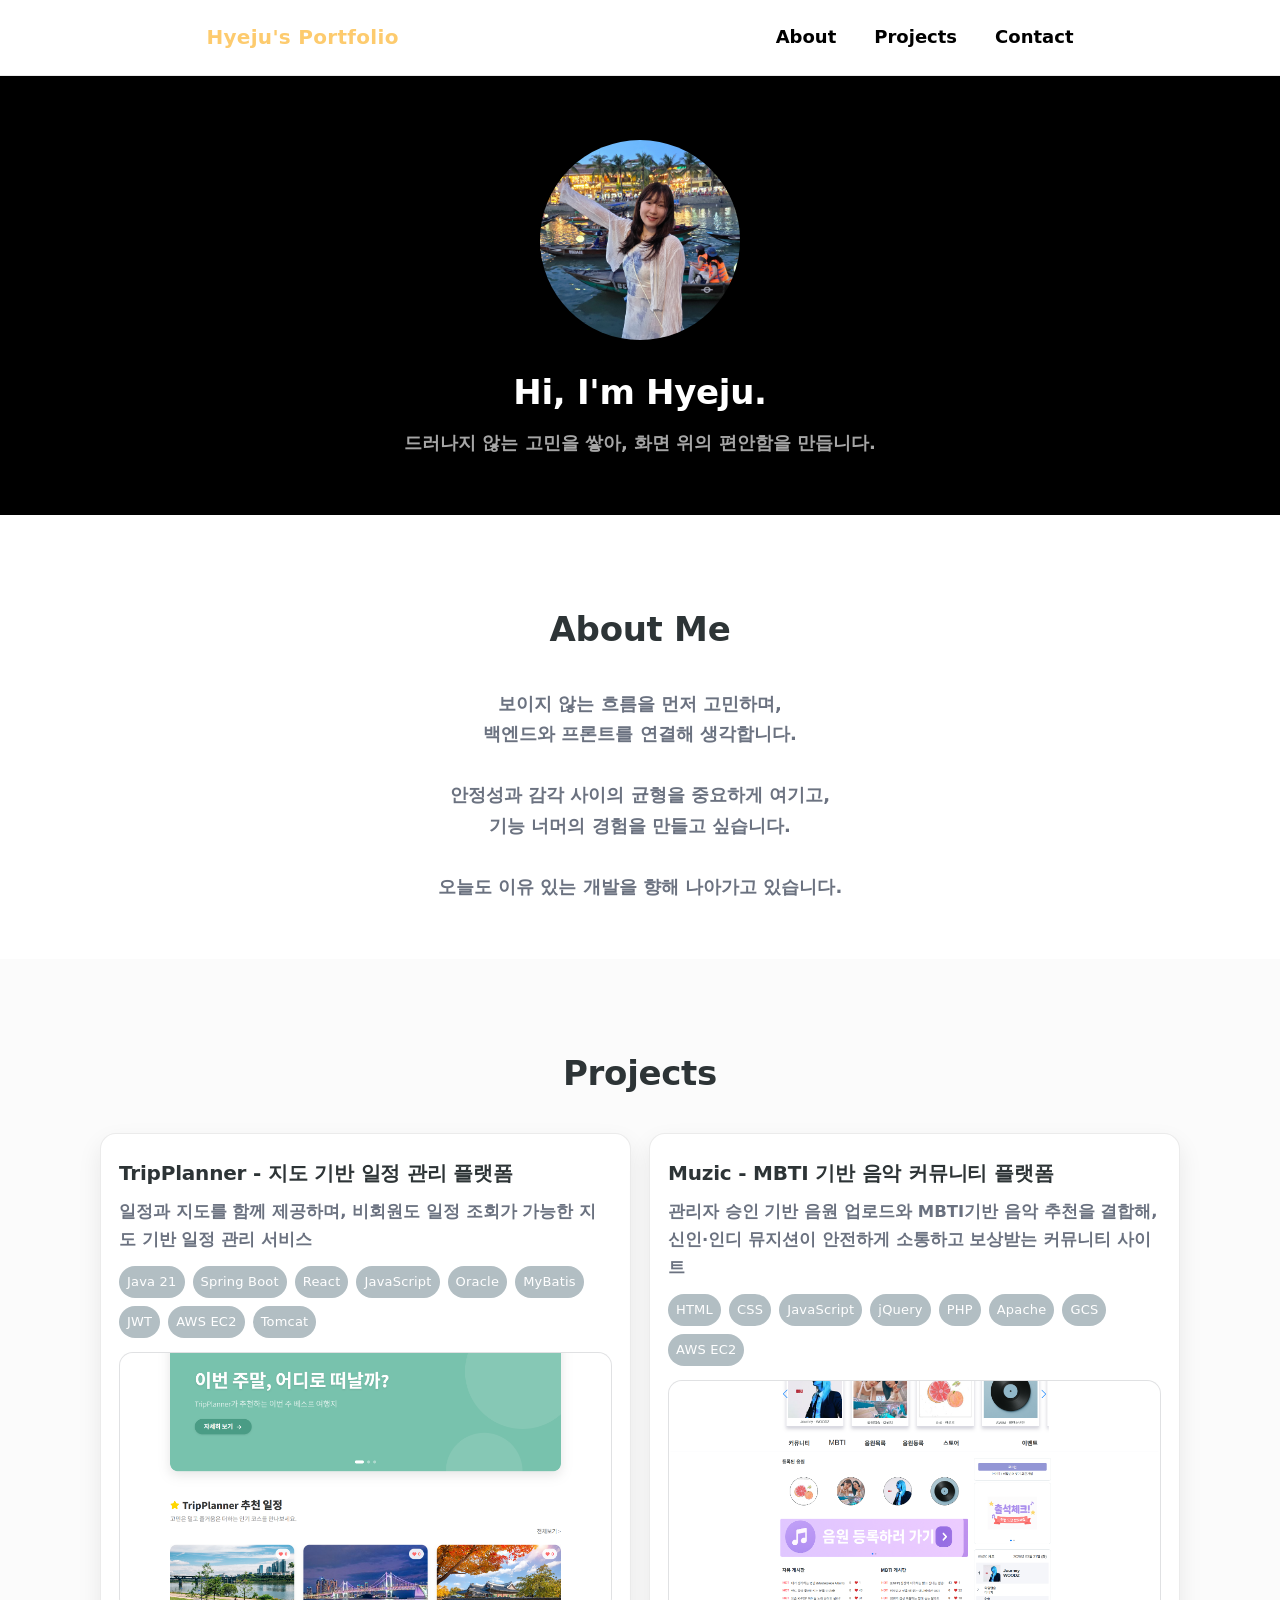
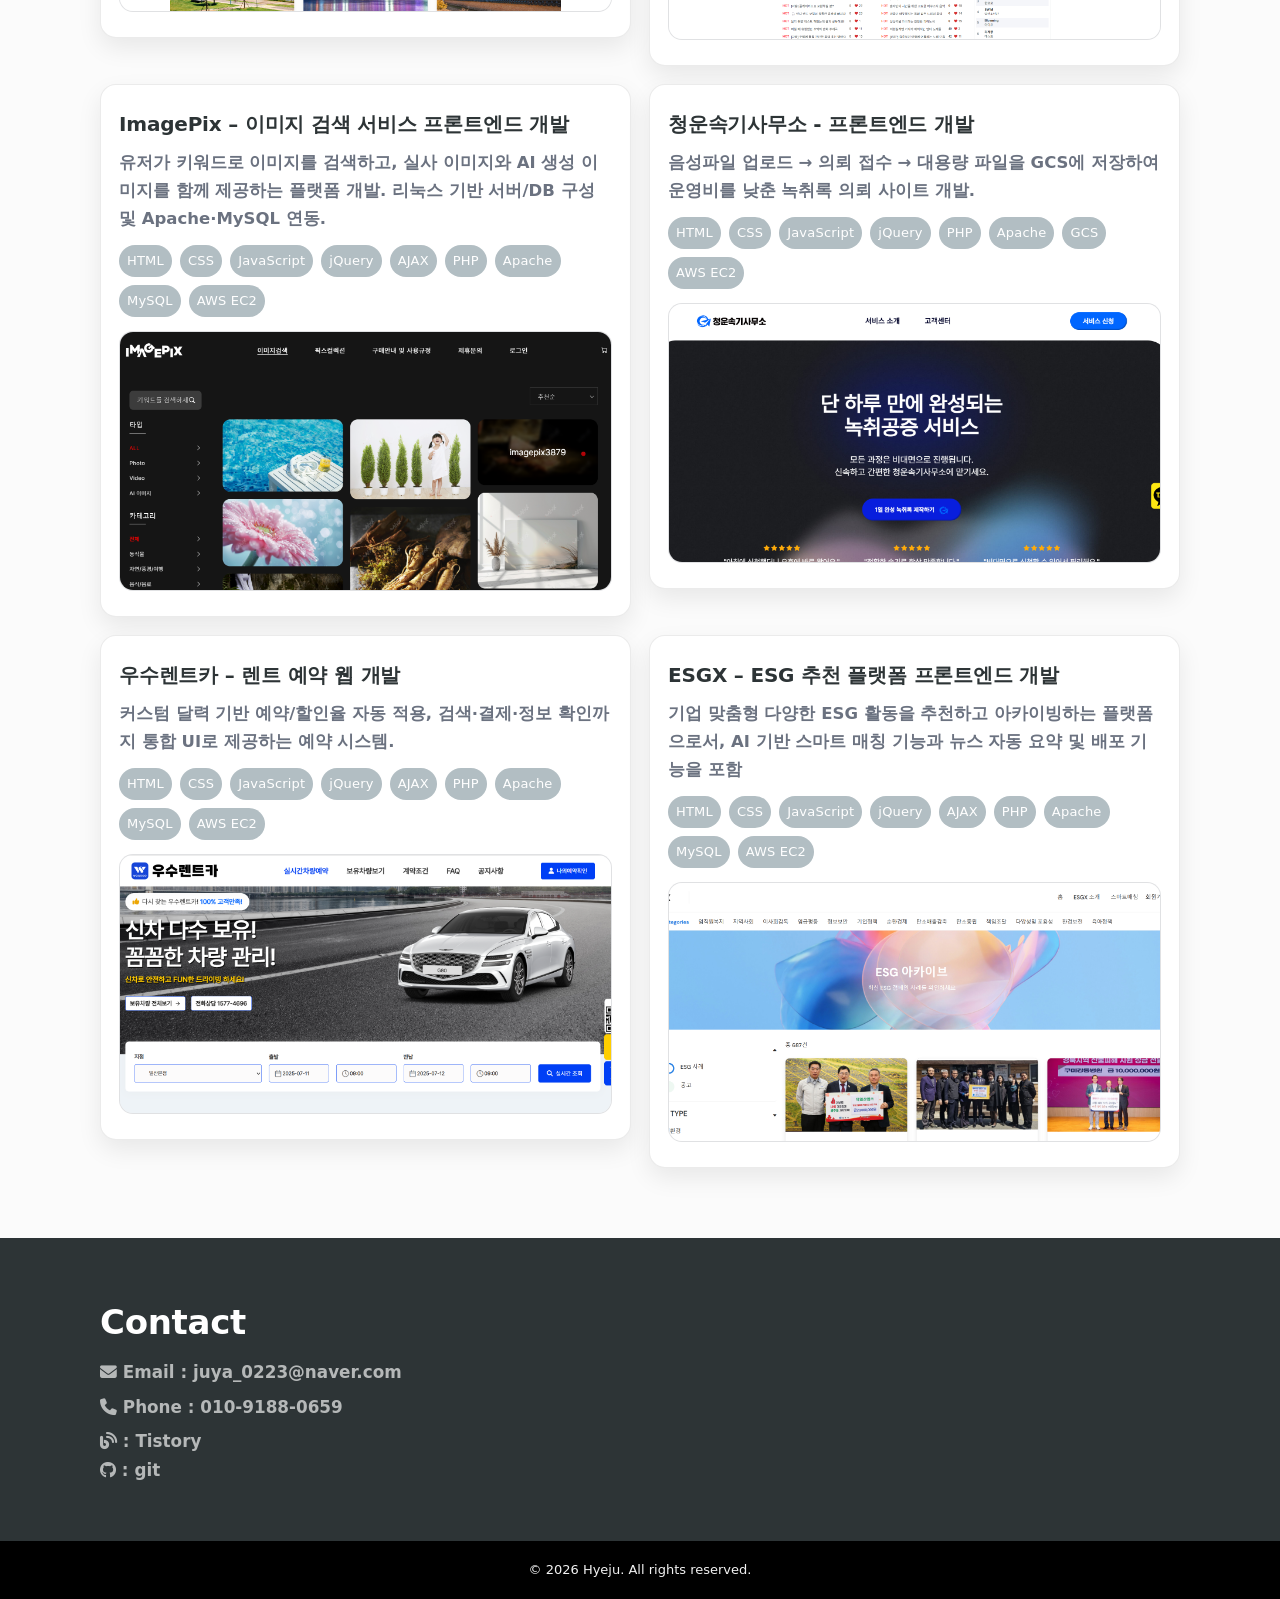
<file: index.html>
<!DOCTYPE html>
<html lang="ko">
<head>
  <link rel="stylesheet" href="https://cdnjs.cloudflare.com/ajax/libs/font-awesome/6.5.1/css/all.min.css">
  <meta charset="UTF-8" />
  <meta name="viewport" content="width=device-width, initial-scale=1.0" />
  <title>Hyeju's Portfolio</title>

  <style>

    :root{
      --mint: rgb(0, 0, 0);
      --text: #ffffff;
      --subtext: #6b7280;
      --card: #ffffff;
      --shadow: 0 10px 24px rgba(0,0,0,0.08);
      --line: rgba(0,0,0,0.08);
    }

    * { box-sizing: border-box; }
    body {
      margin: 0;
      padding: 0;
      font-family: system-ui, -apple-system, "Segoe UI", Roboto, "Noto Sans KR", Arial, sans-serif;
      color: var(--text);
      background: #fff;
      font-size: 17px;
      line-height: 1.7;
    }

    html { scroll-behavior: smooth; }
    section { scroll-margin-top: 84px; } 


    .menu {
      position: sticky;
      top: 0;
      z-index: 50;
      display: flex;
      background-color: rgba(255,255,255,0.92);
      backdrop-filter: blur(10px);
      border-bottom: 1px solid var(--line);
      color: var(--mint);
      padding: 14px 18px;
      justify-content: space-around;
      align-items: center;
      font-size: 18px;
    }

    .menu a:hover {
      color: #fdcb6e;
    }

    .brand{
        font-size: 20px;
      font-weight: 800;
      letter-spacing: 0.3px;
      color: rgb(0, 0, 0);
    }

    .nav {
      display: flex;
      gap: 18px;
      align-items: center;
    }

    .nav a, .brand a{
      text-decoration: none;
      color: var(--mint);
      font-weight: 700;
      padding: 8px 10px;
      border-radius: 10px;
    }


    .profile-section {
      padding: 56px 20px;
      text-align: center;
      margin-top: 0;
      background: linear-gradient(rgb(0, 0, 0), #000000);
    }

    .profile {
      margin-top: 8px;
      border-radius: 50%;
    }

    .hero-title{
      margin: 16px 0 6px;
      font-size: 34px;
      font-weight: 900;
      letter-spacing: -0.3px;
    }

    .hero-sub{
      font-size: 18px;
      color: rgba(255, 255, 255, 0.65);
      font-weight: 600;
    }

    .about-section {
      padding: 56px 20px;
      text-align: center;
      background-color: #ffffff;
    }

    .container{
      max-width: 1080px;
      margin: 0 auto;
    }

    .section-title{
      font-size: 34px;
      font-weight: 900;
      color: rgb(255, 255, 255);
      letter-spacing: -0.3px;
    }

    .section-title-black{
      font-size: 34px;
      font-weight: 900;
      margin: 30px;
      color: #2d3436;
      letter-spacing: -0.3px;
    }

    .about-text{
      color: var(--subtext);
      font-weight: 600;
      font-size: 18px;
    }

    .project-section {
        text-align: center;
      padding: 56px 20px 70px;
      background: #fbfbfb;
    }

    .project-link{
      text-decoration: none;
      color: #2d3436;
    }

    .projects-grid{
      display: grid;
      grid-template-columns: repeat(2, minmax(0, 1fr));
      gap: 18px;
      align-items: stretch;
    }

    @media (max-width: 900px){
      .projects-grid{ grid-template-columns: 1fr; }
      .menu{ justify-content: space-between; }
    }

    .project-box {
      box-shadow: var(--shadow);
      border-radius: 16px;
      padding: 18px 18px 16px;
      background-color: var(--card);
      border: 1px solid var(--line);
      text-align: left;
      transition: transform 0.15s ease, box-shadow 0.15s ease;
      cursor: pointer;
    }

    .project-box:hover{
      transform: translateY(-2px);
      box-shadow: 0 14px 28px rgba(0,0,0,0.10);
    }

    .project-box h3{
      margin: 4px 0 8px;
      font-size: 20px;
      letter-spacing: -0.2px;
    }

    .project-desc{
      color: var(--subtext);
      font-weight: 600;
      font-size: 16.5px;
      margin-bottom: 12px;
    }

    .tag-area {
      display: flex;
      flex-wrap: wrap;
      gap: 8px;
      margin: 10px 0 14px;
    }

    .tag {
      display: inline-flex;
      align-items: center;
      padding: 5px 8px;
      border-radius: 999px;
      background: #b2bec3;
      color: #ffffff;
      font-size: 13px;
      letter-spacing: 0.2px;
      transition: transform 0.15s ease, background 0.15s ease;
      user-select: none;
    }

    .tag:hover{
      background: #fdcb6e;
    }

    .project-image {
      width: 100%;
      height: 260px;
      border-radius: 14px;
      object-fit: cover;
      border: 1px solid var(--line);
      background: #f3f4f6;
    }

    .contact-section{
      padding: 56px 70px;
      text-align: start;
      background: #2d3436;
    }

    .contact-card{
      max-width: 520px;
      margin: 0 auto;
      /* background: rgba(255, 255, 255, 0.75); */
      /* border: 1px solid rgba(255, 255, 255, 0.9); */
      color: #2d3436;
      /* box-shadow: 0 10px 20px rgba(0, 0, 0, 0.06); */
      /* backdrop-filter: blur(6px); */
    }

    .contact-line{
      font-weight: 700;
      color: rgba(255, 255, 255, 0.65);
      margin: 6px 0;
      font-size: 16.8px;
      text-decoration: none;
      text-align: start;
    }

    a.contact-line:hover{
      text-decoration: none;
      opacity: .9;
    }

    .social{
      display: inline-flex;
      gap: 10px;
      align-items: center;
      justify-content: center;
      margin-top: 12px;
    }

    .social a{
      display: inline-flex;
      width: 40px;
      height: 40px;
      border-radius: 12px;
      align-items: center;
      justify-content: center;

    }

    .footer {
      text-align: center;
      padding: 18px 12px;
      color: rgba(255,255,255,0.95);
      background: #000000;
      font-size: 13px;
    }
  </style>
</head>

<body>

  <div class="menu">
    <div class="brand">
        <a style="color: #fdcb6e" href="#home">Hyeju's Portfolio</a></div>
    <div class="nav">
      <a href="#about">About</a>
      <a href="#projects">Projects</a>
      <a href="#contact">Contact</a>
    </div>
  </div>

  <section class="profile-section" id="home">
    <div class="container">
      <img
        class="profile"
        src="img/profile_img.jpg"
        width="200" height="200" alt="profile"
      />
      <div class="hero-title">Hi, I'm Hyeju.</div>
      <div class="hero-sub">드러나지 않는 고민을 쌓아, 화면 위의 편안함을 만듭니다.</div>
    </div>
  </section>

  <section class="about-section" id="about">
    <div class="container">
      <div class="section-title-black">About Me</div>
      <div class="about-text">
        보이지 않는 흐름을 먼저 고민하며,<br>
        백엔드와 프론트를 연결해 생각합니다.<br><br>
        안정성과 감각 사이의 균형을 중요하게 여기고,<br>
        기능 너머의 경험을 만들고 싶습니다.<br><br>
        오늘도 이유 있는 개발을 향해 나아가고 있습니다.
      </div>
    </div>
  </section>

  <section class="project-section" id="projects">
    <div class="container">
      <div class="section-title-black">Projects</div>
      <div class="projects-grid">

        <!-- Project 1 -->
         <a href="project.php?id=1" class="project-link">
        <div class="project-box">
          <h3>TripPlanner - 지도 기반 일정 관리 플랫폼</h3>
          <div class="project-desc">
            일정과 지도를 함께 제공하며, 비회원도 일정 조회가 가능한 지도 기반 일정 관리 서비스
          </div>
          <div class="tag-area">
            <span class="tag">Java 21</span>
            <span class="tag">Spring Boot</span>
            <span class="tag">React</span>
            <span class="tag">JavaScript</span>
            <span class="tag">Oracle</span>
            <span class="tag">MyBatis</span>
            <span class="tag">JWT</span>
            <span class="tag">AWS EC2</span>
            <span class="tag">Tomcat</span>
          </div>
          <img class="project-image" src="img/tripPlanner_main.png" alt="TripPlanner" />
        </div>
        </a>

        <!-- Project 2 -->
        <a href="project.php?id=2" class="project-link">
          <div class="project-box">
            <h3>Muzic -  MBTI 기반 음악 커뮤니티 플랫폼</h3>
            <div class="project-desc">
              관리자 승인 기반 음원 업로드와 MBTI기반 음악 추천을 결합해,
              신인·인디 뮤지션이 안전하게 소통하고 보상받는 커뮤니티 사이트</div>
            <div class="tag-area">
              <span class="tag">HTML</span>
              <span class="tag">CSS</span>
              <span class="tag">JavaScript</span>
              <span class="tag">jQuery</span>
              <span class="tag">PHP</span>
              <span class="tag">Apache</span>
              <span class="tag">GCS</span>
              <span class="tag">AWS EC2</span>
            </div>
            <img class="project-image" src="img/muzic_main.png" alt="Muzic" />
          </div>
        </a>

        <!-- Project 3 -->
        <a href="project.php?id=3" class="project-link">
        <div class="project-box">
          <h3>ImagePix – 이미지 검색 서비스 프론트엔드 개발</h3>
          <div class="project-desc">
            유저가 키워드로 이미지를 검색하고, 실사 이미지와 AI 생성 이미지를 함께 제공하는 플랫폼 개발.
            리눅스 기반 서버/DB 구성 및 Apache·MySQL 연동.
          </div>
          <div class="tag-area">
            <span class="tag">HTML</span>
            <span class="tag">CSS</span>
            <span class="tag">JavaScript</span>
            <span class="tag">jQuery</span>
            <span class="tag">AJAX</span>
            <span class="tag">PHP</span>
            <span class="tag">Apache</span>
            <span class="tag">MySQL</span>
            <span class="tag">AWS EC2</span>
          </div>
          <img class="project-image" src="img/imagepix_main.png" alt="ImagePix" />
        </div>
        </a>

        <!-- Project 4 -->
        <a href="project.php?id=4" class="project-link">
        <div class="project-box">
          <h3>청운속기사무소 - 프론트엔드 개발</h3>
          <div class="project-desc">
            음성파일 업로드 → 의뢰 접수 → 대용량 파일을 GCS에 저장하여 운영비를 낮춘 녹취록 의뢰 사이트 개발.
          </div>
          <div class="tag-area">
            <span class="tag">HTML</span>
            <span class="tag">CSS</span>
            <span class="tag">JavaScript</span>
            <span class="tag">jQuery</span>
            <span class="tag">PHP</span>
            <span class="tag">Apache</span>
            <span class="tag">GCS</span>
            <span class="tag">AWS EC2</span>
          </div>
          <img class="project-image" src="img/cw_main.png" alt="청운속기사무소" />
        </div>
        </a>

        <!-- Project 5 -->
        <a href="project.php?id=5" class="project-link">
        <div class="project-box">
          <h3>우수렌트카 – 렌트 예약 웹 개발</h3>
          <div class="project-desc">
            커스텀 달력 기반 예약/할인율 자동 적용, 검색·결제·정보 확인까지 통합 UI로 제공하는 예약 시스템.
          </div>
          <div class="tag-area">
            <span class="tag">HTML</span>
            <span class="tag">CSS</span>
            <span class="tag">JavaScript</span>
            <span class="tag">jQuery</span>
            <span class="tag">AJAX</span>
            <span class="tag">PHP</span>
            <span class="tag">Apache</span>
            <span class="tag">MySQL</span>
            <span class="tag">AWS EC2</span>
          </div>
          <img class="project-image" src="img/woosoo_main.png" alt="우수렌트카" />
        </div>
        </a>
        
        <!-- Project 6 -->
        <a href="project.php?id=6" class="project-link">
        <div class="project-box">
          <h3>ESGX – ESG 추천 플랫폼 프론트엔드 개발</h3>
          <div class="project-desc">
기업 맞춤형 다양한 ESG 활동을 추천하고 아카이빙하는 플랫폼으로서, AI 기반 스마트 매칭 기능과 뉴스 자동 요약 및 배포 기능을 포함          </div>
          <div class="tag-area">
            <span class="tag">HTML</span>
            <span class="tag">CSS</span>
            <span class="tag">JavaScript</span>
            <span class="tag">jQuery</span>
            <span class="tag">AJAX</span>
            <span class="tag">PHP</span>
            <span class="tag">Apache</span>
            <span class="tag">MySQL</span>
            <span class="tag">AWS EC2</span>
          </div>
          <img class="project-image" src="img/esgx_main.png" alt="ESGX" />
        </div>
        </a>

      </div>
    </div>
  </section>

  <section class="contact-section" id="contact">
    <div class="container">
      <a class="section-title">Contact</a>
        <div class="contact-line"><i class="fa-solid fa-envelope"></i> Email : juya_0223@naver.com</div>
        <div class="contact-line"><i class="fa-solid fa-phone"></i> Phone : 010-9188-0659</div>
        <div>
          <a  class="contact-line"  href="https://juya0223.tistory.com/" target="_blank" rel="noopener noreferrer">
          <i class="fa-solid fa-blog"></i> : Tistory
          </a>
        </div>

          <div>
        <a class="contact-line" href="https://github.com/hyeju0223" target="_github"  rel="noopener noreferrer">
          <i class="fa-brands fa-github"></i> : git
        </a>
          </div>
<!--        <div class="social">-->
<!--          <a href="https://juya0223.tistory.com/" target="_blank" rel="noopener noreferrer" aria-label="tistory">-->
<!--            <img-->
<!--              width="26"-->
<!--              src="img/티스토리(TISTORY)_로고_아이콘.png"-->
<!--              alt="tistory"-->
<!--            />-->
<!--          </a>-->
        </div>
  </section>

  <div class="footer">© 2026 Hyeju. All rights reserved.</div>
</body>
</html>
</file>
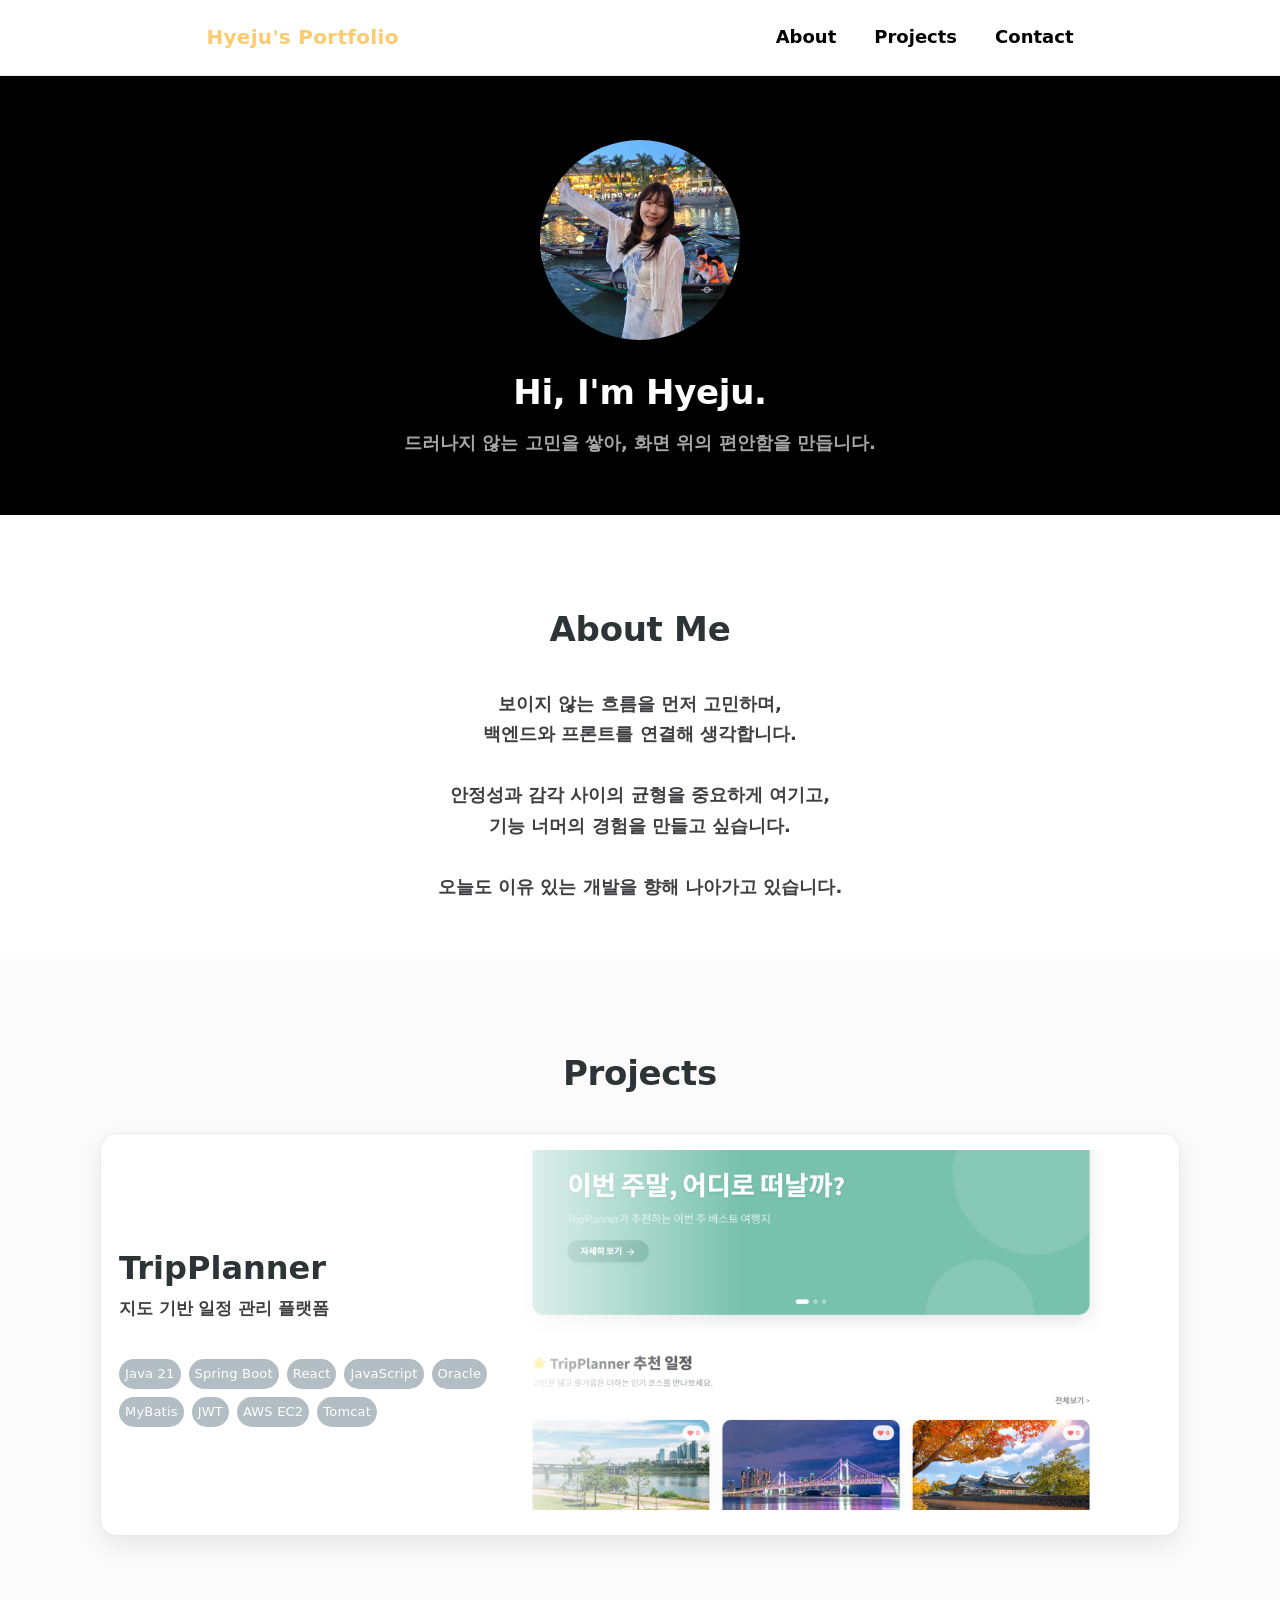
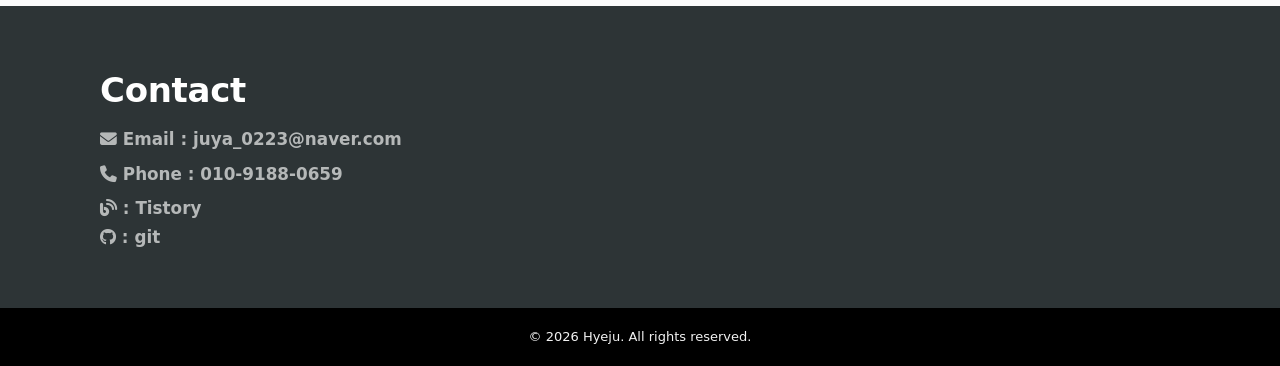
<file: main.html>
<!DOCTYPE html>
<html lang="ko">
<head>
  <link rel="stylesheet" href="https://cdnjs.cloudflare.com/ajax/libs/font-awesome/6.5.1/css/all.min.css">
  <meta charset="UTF-8" />
  <meta name="viewport" content="width=device-width, initial-scale=1.0" />
  <title>Hyeju's Portfolio</title>

  <style>

    :root{
      --mint: rgb(0, 0, 0);
      --text: #ffffff;
      --subtext: #3f3f42;
      --card: #ffffff;
      --shadow: 0 10px 24px rgba(0,0,0,0.08);
      --line: rgba(0,0,0,0.08);
    }

    * { box-sizing: border-box; }
    body {
      margin: 0;
      padding: 0;
      font-family: system-ui, -apple-system, "Segoe UI", Roboto, "Noto Sans KR", Arial, sans-serif;
      color: var(--text);
      background: #fff;
      font-size: 17px;
      line-height: 1.7;
    }

    html { scroll-behavior: smooth; }
    section { scroll-margin-top: 84px; }


    .menu {
      position: sticky;
      top: 0;
      z-index: 50;
      display: flex;
      background-color: rgba(255,255,255,0.92);
      backdrop-filter: blur(10px);
      border-bottom: 1px solid var(--line);
      color: var(--mint);
      padding: 14px 18px;
      justify-content: space-around;
      align-items: center;
      font-size: 18px;
    }

    .menu a:hover {
      color: #fdcb6e;
    }

    .brand{
        font-size: 20px;
      font-weight: 800;
      letter-spacing: 0.3px;
      color: rgb(0, 0, 0);
    }

    .nav {
      display: flex;
      gap: 18px;
      align-items: center;
    }

    .nav a, .brand a{
      text-decoration: none;
      color: var(--mint);
      font-weight: 700;
      padding: 8px 10px;
      border-radius: 10px;
    }


    .profile-section {
      padding: 56px 20px;
      text-align: center;
      margin-top: 0;
      background: linear-gradient(rgb(0, 0, 0), #000000);
    }

    .profile {
      margin-top: 8px;
      border-radius: 50%;
    }

    .hero-title{
      margin: 16px 0 6px;
      font-size: 34px;
      font-weight: 900;
      letter-spacing: -0.3px;
    }

    .hero-sub{
      font-size: 18px;
      color: rgba(255, 255, 255, 0.65);
      font-weight: 600;
    }

    .about-section {
      padding: 56px 20px;
      text-align: center;
      background-color: #ffffff;
    }

    .container{
      max-width: 1080px;
      margin: 0 auto;
    }

    .section-title{
      font-size: 34px;
      font-weight: 900;
      color: rgb(255, 255, 255);
      letter-spacing: -0.3px;
    }

    .section-title-black{
      font-size: 34px;
      font-weight: 900;
      margin: 30px;
      color: #2d3436;
      letter-spacing: -0.3px;
    }

    .about-text{
      color: var(--subtext);
      font-weight: 600;
      font-size: 18px;
    }

    .project-section {
        text-align: center;
      padding: 56px 20px 70px;
      background: #fbfbfb;
    }

    .project-link{
      text-decoration: none;
      color: #2d3436;
    }

    .projects-grid{
      display: grid;
      /*grid-template-columns: repeat(2, minmax(0, 1fr));*/
      gap: 18px;
      align-items: stretch;
    }

    @media (max-width: 900px){
      .projects-grid{ grid-template-columns: 1fr; }
      .menu{ justify-content: space-between; }
    }

    .project-box {
      position: relative;
      display: flex;
      box-shadow: var(--shadow);
      border-radius: 16px;
      padding: 16px 18px;
      background-color: var(--card);
      border: 1px solid var(--line);
      text-align: left;
      transition: transform 0.15s ease, box-shadow 0.15s ease;
      cursor: pointer;
    }

    .project-box > div:first-child {
      position: relative;
      z-index: 2;
      margin-right: -80px;   /* 겹침 유지 */
      min-height: 360px;     /* 이미지 높이와 맞춤 */
      display: flex;
      flex-direction: column;
      justify-content: center; /* 세로 가운데 */

    }

    .project-box:hover{
      transform: translateY(-2px);
      box-shadow: 0 14px 28px rgba(0,0,0,0.10);
    }

    .project-box h3{
      margin: 4px 0 8px;
      font-size: 20px;
      letter-spacing: -0.2px;
    }

    .project-desc{
      color: var(--subtext);
      font-weight: 600;
      font-size: 16.5px;
      margin-bottom: 12px;
    }

    .tag-area {
      display: flex;
      flex-wrap: wrap;
      gap: 8px;
      margin-top: 24px;
    }

    .tag {
      display: inline-flex;
      align-items: center;
      padding: 4px 6px;
      border-radius: 999px;
      background: #b2bec3;
      color: #ffffff;
      font-size: 13px;
      letter-spacing: 0.2px;
      transition: transform 0.15s ease, background 0.15s ease;
      user-select: none;
    }

    .tag:hover{
      background: #fdcb6e;
    }

    .project-image-wrap{
      position: relative;
      z-index: 1;
    }
    .project-image {
      width: 700px;
      height: 360px;
      object-fit: cover;
    }
    .project-image-wrap::after{
      content: "";
      position: absolute;
      top: 0;
      left: 0;
      width: 40%;
      height: 40%;
      height: 100%;
      background : linear-gradient(to right, white, transparent);
    }

    .contact-section{
      padding: 56px 70px;
      text-align: start;
      background: #2d3436;
    }

    .contact-card{
      max-width: 520px;
      margin: 0 auto;
      /* background: rgba(255, 255, 255, 0.75); */
      /* border: 1px solid rgba(255, 255, 255, 0.9); */
      color: #2d3436;
      /* box-shadow: 0 10px 20px rgba(0, 0, 0, 0.06); */
      /* backdrop-filter: blur(6px); */
    }

    .contact-line{
      font-weight: 700;
      color: rgba(255, 255, 255, 0.65);
      margin: 6px 0;
      font-size: 16.8px;
      text-decoration: none;
      text-align: start;
    }

    a.contact-line:hover{
      text-decoration: none;
      opacity: .9;
    }

    .social{
      display: inline-flex;
      gap: 10px;
      align-items: center;
      justify-content: center;
      margin-top: 12px;
    }

    .social a{
      display: inline-flex;
      width: 40px;
      height: 40px;
      border-radius: 12px;
      align-items: center;
      justify-content: center;

    }

    .footer {
      text-align: center;
      padding: 18px 12px;
      color: rgba(255,255,255,0.95);
      background: #000000;
      font-size: 13px;
    }
  </style>
</head>

<body>

  <div class="menu">
    <div class="brand">
        <a style="color: #fdcb6e" href="#home">Hyeju's Portfolio</a></div>
    <div class="nav">
      <a href="#about">About</a>
      <a href="#projects">Projects</a>
      <a href="#contact">Contact</a>
    </div>
  </div>

  <section class="profile-section" id="home">
    <div class="container">
      <img
        class="profile"
        src="img/profile_img.jpg"
        width="200" height="200" alt="profile"
      />
      <div class="hero-title">Hi, I'm Hyeju.</div>
      <div class="hero-sub">드러나지 않는 고민을 쌓아, 화면 위의 편안함을 만듭니다.</div>
    </div>
  </section>

  <section class="about-section" id="about">
    <div class="container">
      <div class="section-title-black">About Me</div>
      <div class="about-text">
        보이지 않는 흐름을 먼저 고민하며,<br>
        백엔드와 프론트를 연결해 생각합니다.<br><br>
        안정성과 감각 사이의 균형을 중요하게 여기고,<br>
        기능 너머의 경험을 만들고 싶습니다.<br><br>
        오늘도 이유 있는 개발을 향해 나아가고 있습니다.
      </div>
    </div>
  </section>

  <section class="project-section" id="projects">
    <div class="container">
      <div class="section-title-black">Projects</div>
      <div class="projects-grid">

        <!-- Project 1 -->
         <a href="project.php?id=1" class="project-link">
        <div class="project-box">
          <div>
          <span style="font-size: 32px; font-weight: bold">TripPlanner</span>
          <div class="project-desc">
            지도 기반 일정 관리 플랫폼
          </div>
          <div class="tag-area">
            <span class="tag">Java 21</span>
            <span class="tag">Spring Boot</span>
            <span class="tag">React</span>
            <span class="tag">JavaScript</span>
            <span class="tag">Oracle</span>
            <span class="tag">MyBatis</span>
            <span class="tag">JWT</span>
            <span class="tag">AWS EC2</span>
            <span class="tag">Tomcat</span>
          </div>
          </div>
          <div class="project-image-wrap">
            <img class="project-image" src="img/tripPlanner_main.png" alt="TripPlanner" />
          </div>

        </div>
        </a>


      </div>
    </div>
  </section>

  <section class="contact-section" id="contact">
    <div class="container">
      <a class="section-title">Contact</a>
        <div class="contact-line"><i class="fa-solid fa-envelope"></i> Email : juya_0223@naver.com</div>
        <div class="contact-line"><i class="fa-solid fa-phone"></i> Phone : 010-9188-0659</div>
        <div>
          <a  class="contact-line"  href="https://juya0223.tistory.com/" target="_blank" rel="noopener noreferrer">
          <i class="fa-solid fa-blog"></i> : Tistory
          </a>
        </div>

          <div>
        <a class="contact-line" href="https://github.com/hyeju0223" target="_github"  rel="noopener noreferrer">
          <i class="fa-brands fa-github"></i> : git
        </a>
          </div>
<!--        <div class="social">-->
<!--          <a href="https://juya0223.tistory.com/" target="_blank" rel="noopener noreferrer" aria-label="tistory">-->
<!--            <img-->
<!--              width="26"-->
<!--              src="img/티스토리(TISTORY)_로고_아이콘.png"-->
<!--              alt="tistory"-->
<!--            />-->
<!--          </a>-->
        </div>
  </section>

  <div class="footer">© 2026 Hyeju. All rights reserved.</div>
</body>
</html>
</file>
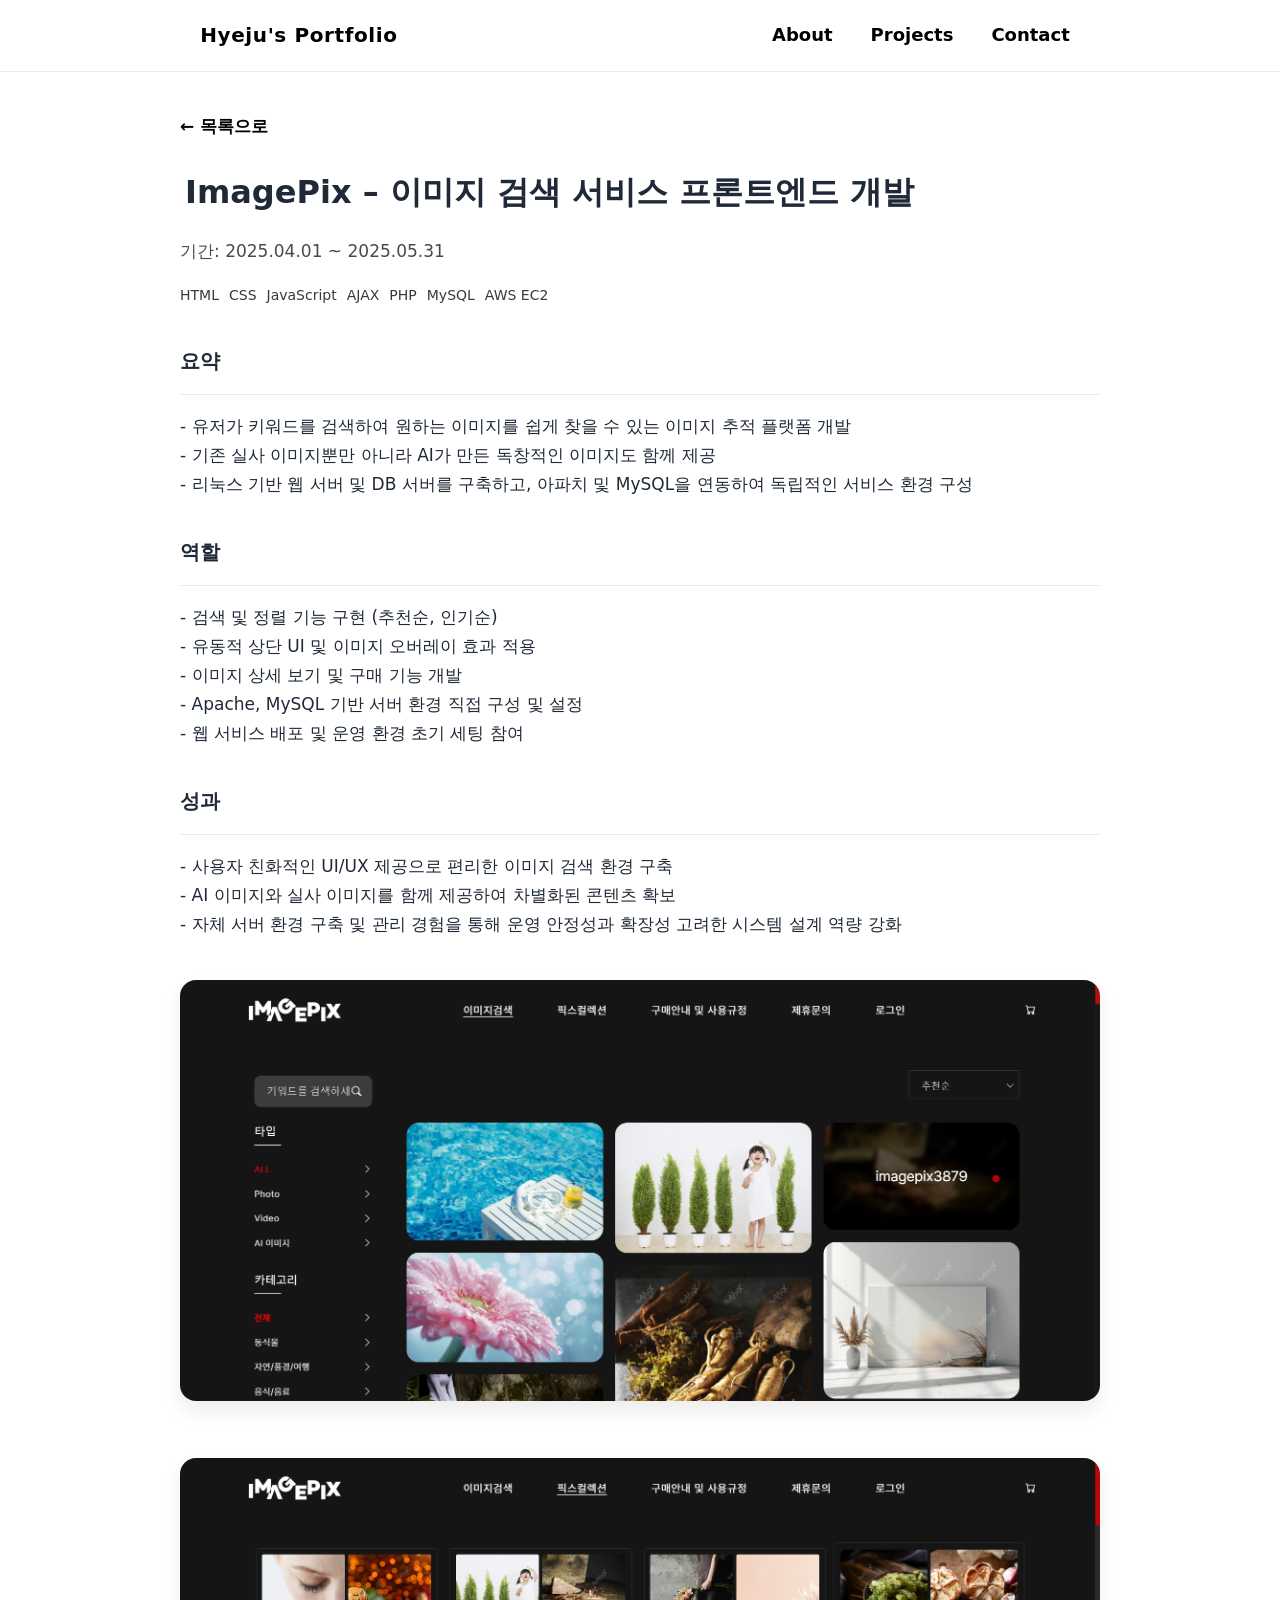
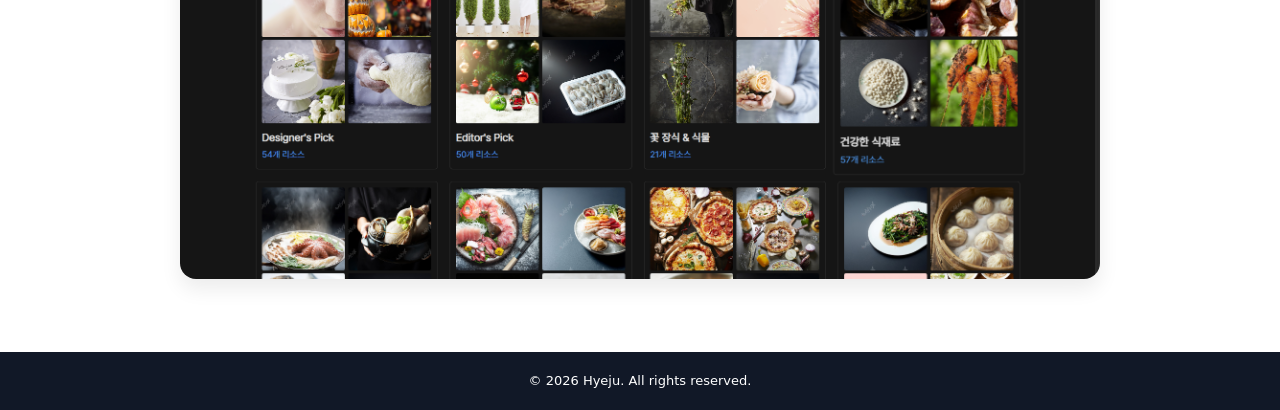
<file: project-3.html>
<!DOCTYPE html>
<html lang="ko">
<head>
  <meta charset="UTF-8">
  <title>ImagePix | Hyeju Portfolio</title>
  <link rel="stylesheet" href="style.css">
</head>
<body>

  <div class="menu">
    <div class="brand"><a href="main.html">Hyeju's Portfolio</a></div>
    <div class="nav">
      <a href="main.html#about">About</a>
      <a href="main.html#projects">Projects</a>
      <a href="main.html#contact">Contact</a>
    </div>
  </div>

  <!-- Content -->
  <main class="container">

    <a href="main.html" class="back-link">← 목록으로</a>

    <h1 class="project-title">ImagePix – 이미지 검색 서비스 프론트엔드 개발</h1>
    <p class="period">기간: 2025.04.01 ~ 2025.05.31</p>

    <div class="tag-area">
      <span class="tag">HTML</span>
      <span class="tag">CSS</span>
      <span class="tag">JavaScript</span>
      <span class="tag">AJAX</span>
      <span class="tag">PHP</span>
      <span class="tag">MySQL</span>
      <span class="tag">AWS EC2</span>
    </div>

    <h2 class="section-title">요약</h2>
    <hr>
    <p>
      - 유저가 키워드를 검색하여 원하는 이미지를 쉽게 찾을 수 있는 이미지 추적 플랫폼 개발<br>
- 기존 실사 이미지뿐만 아니라 AI가 만든 독창적인 이미지도 함께 제공<br>
- 리눅스 기반 웹 서버 및 DB 서버를 구축하고, 아파치 및 MySQL을 연동하여 독립적인 서비스 환경 구성<br>
    </p>

    <h2 class="section-title">역할</h2>
    <hr>
    <p>
      - 검색 및 정렬 기능 구현 (추천순, 인기순)<br>
- 유동적 상단 UI 및 이미지 오버레이 효과 적용<br>
- 이미지 상세 보기 및 구매 기능 개발<br>
- Apache, MySQL 기반 서버 환경 직접 구성 및 설정<br>
- 웹 서비스 배포 및 운영 환경 초기 세팅 참여<br>
    </p>

    <h2 class="section-title">성과</h2>
    <hr>
    <p>
      - 사용자 친화적인 UI/UX 제공으로 편리한 이미지 검색 환경 구축<br>
- AI 이미지와 실사 이미지를 함께 제공하여 차별화된 콘텐츠 확보<br>
- 자체 서버 환경 구축 및 관리 경험을 통해 운영 안정성과 확장성 고려한 시스템 설계 역량 강화<br>
    </p>

    <img class="project-image" src="img/imagepix_main (1).png" alt="ImagePix 메인 화면">
    <img class="project-image" src="img/imagepix_collection.png" alt="ImagePix 컬렉션 화면">

  </main>

  <div class="footer">
    © 2026 Hyeju. All rights reserved.
  </div>

</body>
</html>
</file>
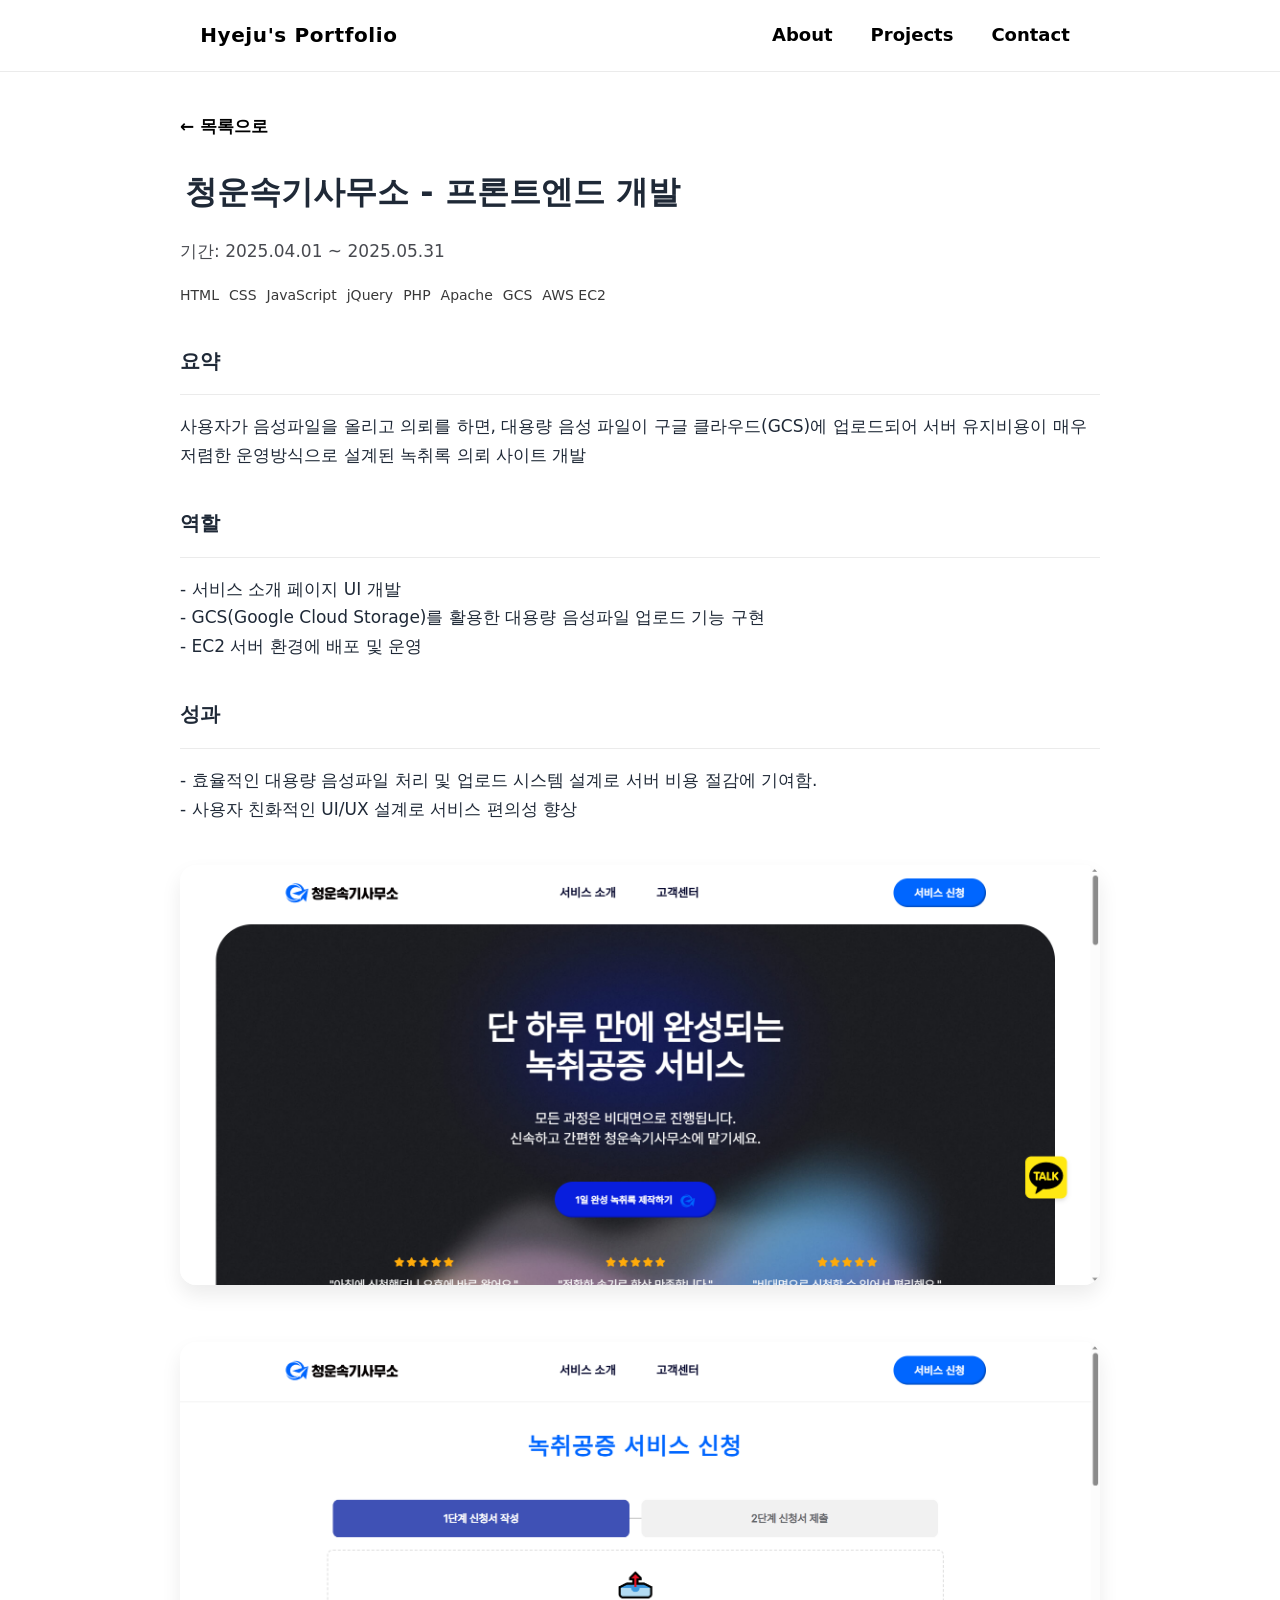
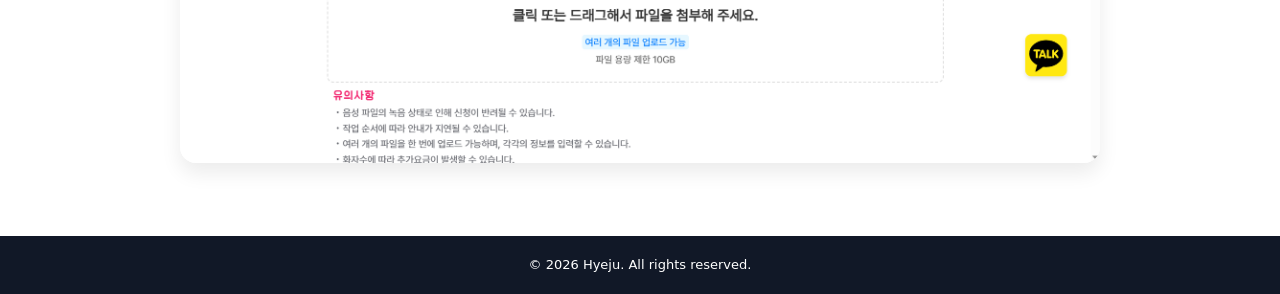
<file: project-4.html>
<!DOCTYPE html>
<html lang="ko">
<head>
  <meta charset="UTF-8">
  <title>ImagePix | Hyeju Portfolio</title>
  <link rel="stylesheet" href="style.css">
</head>
<body>

  <div class="menu">
    <div class="brand"><a href="main.html">Hyeju's Portfolio</a></div>
    <div class="nav">
      <a href="main.html#about">About</a>
      <a href="main.html#projects">Projects</a>
      <a href="main.html#contact">Contact</a>
    </div>
  </div>

  <!-- Content -->
  <main class="container">

    <a href="main.html" class="back-link">← 목록으로</a>

    <h1 class="project-title">청운속기사무소 - 프론트엔드 개발</h1>
    <p class="period">기간: 2025.04.01 ~ 2025.05.31</p>

    <div class="tag-area">
      <span class="tag">HTML</span>
      <span class="tag">CSS</span>
      <span class="tag">JavaScript</span>
      <span class="tag">jQuery</span>
      <span class="tag">PHP</span>
      <span class="tag">Apache</span>
      <span class="tag">GCS</span>
      <span class="tag">AWS EC2</span>
    </div>

    <h2 class="section-title">요약</h2>
    <hr>
    <p>
      사용자가 음성파일을 올리고 의뢰를 하면, 대용량 음성 파일이 구글 클라우드(GCS)에 업로드되어 서버 유지비용이 매우 저렴한 운영방식으로 설계된 녹취록 의뢰 사이트 개발
    </p>

    <h2 class="section-title">역할</h2>
    <hr>
    <p>
      - 서비스 소개 페이지 UI 개발<br>
- GCS(Google Cloud Storage)를 활용한 대용량 음성파일 업로드 기능 구현<br>
- EC2 서버 환경에 배포 및 운영<br>
    </p>

    <h2 class="section-title">성과</h2>
    <hr>
    <p>
     - 효율적인 대용량 음성파일 처리 및 업로드 시스템 설계로 서버 비용 절감에 기여함.<br>
- 사용자 친화적인 UI/UX 설계로 서비스 편의성 향상<br>
    </p>

    <img class="project-image" src="img/cw_main (1).png" alt="ImagePix 메인 화면">
    <img class="project-image" src="img/cw_service.png" alt="ImagePix 컬렉션 화면">

  </main>

  <div class="footer">
    © 2026 Hyeju. All rights reserved.
  </div>

</body>
</html>
</file>
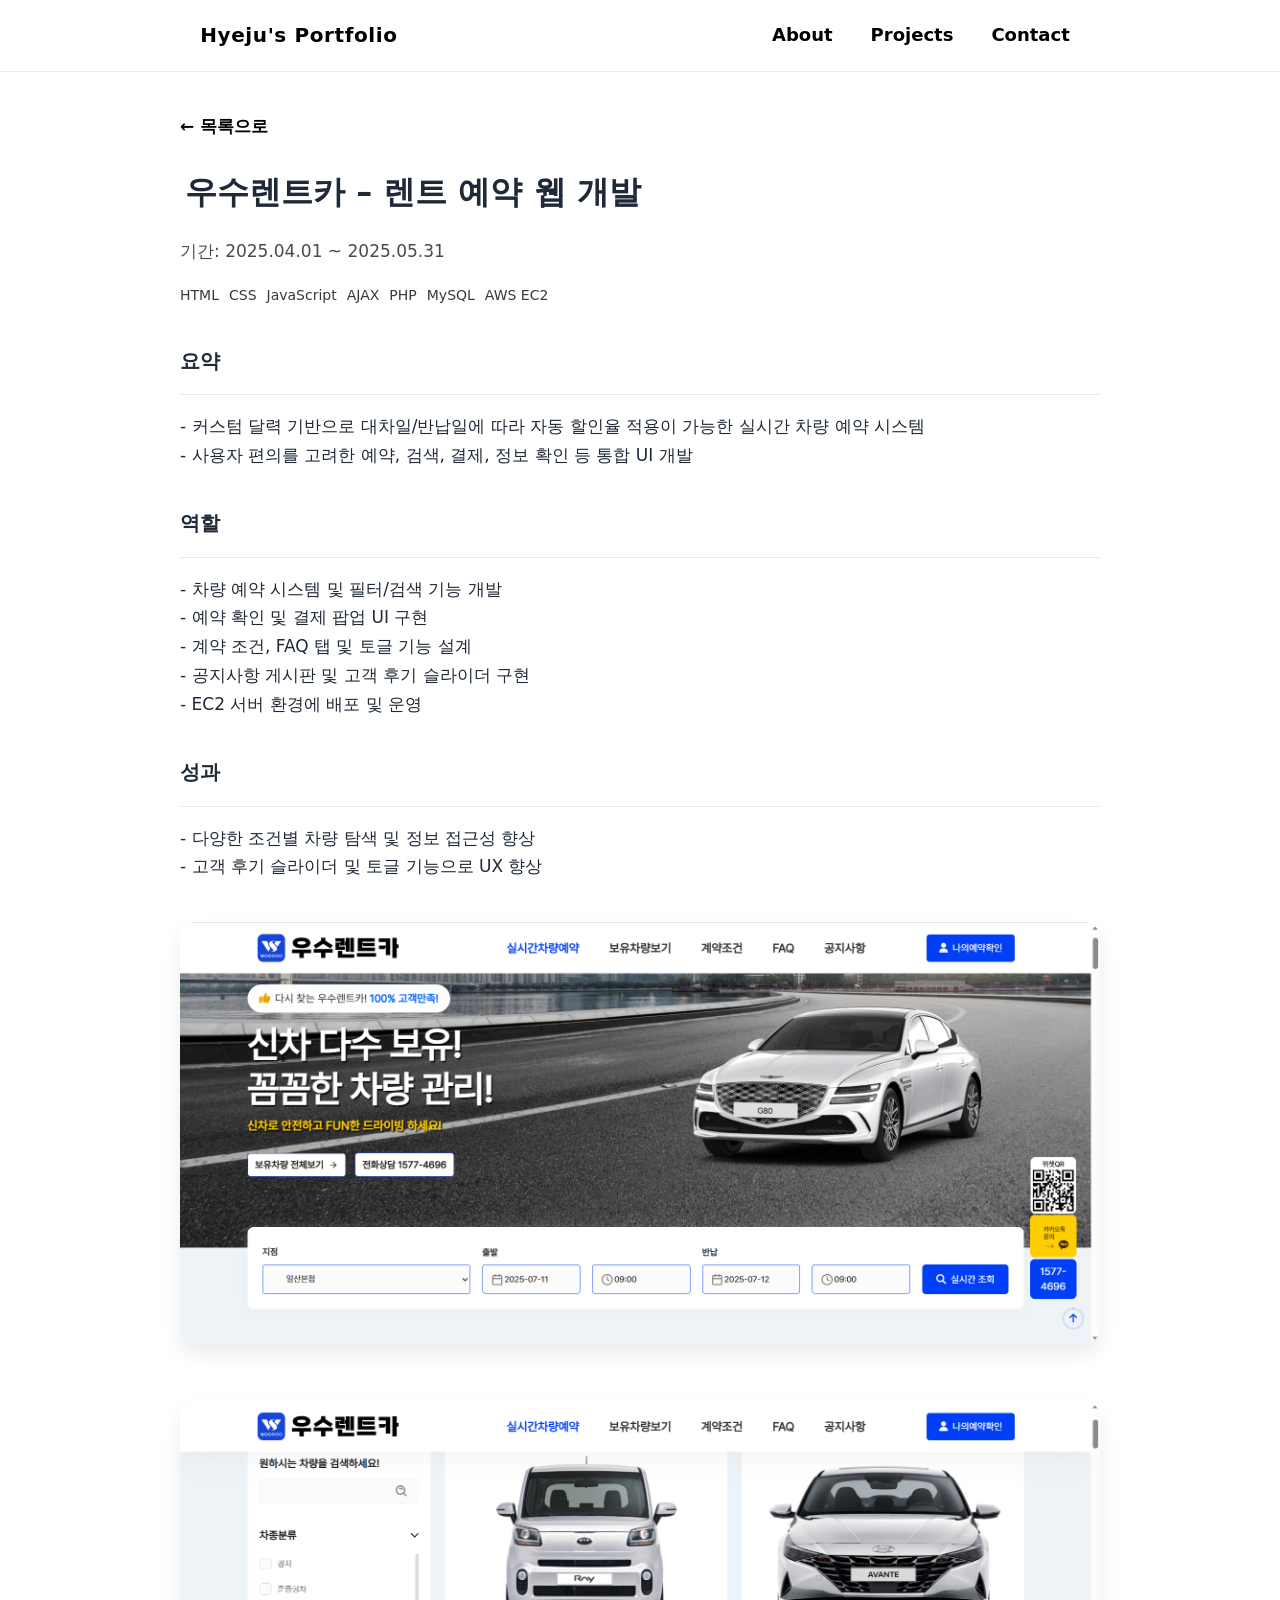
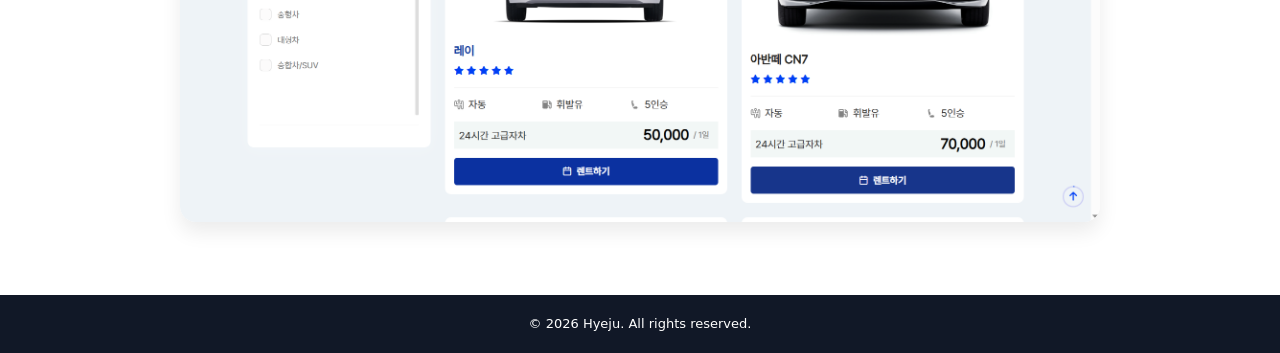
<file: project-5.html>
<!DOCTYPE html>
<html lang="ko">
<head>
  <meta charset="UTF-8">
  <title>ImagePix | Hyeju Portfolio</title>
  <link rel="stylesheet" href="style.css">
</head>
<body>

  <div class="menu">
    <div class="brand"><a href="main.html">Hyeju's Portfolio</a></div>
    <div class="nav">
      <a href="main.html#about">About</a>
      <a href="main.html#projects">Projects</a>
      <a href="main.html#contact">Contact</a>
    </div>
  </div>

  <!-- Content -->
  <main class="container">

    <a href="main.html" class="back-link">← 목록으로</a>

    <h1 class="project-title">우수렌트카 – 렌트 예약 웹 개발</h1>
    <p class="period">기간: 2025.04.01 ~ 2025.05.31</p>

    <div class="tag-area">
      <span class="tag">HTML</span>
      <span class="tag">CSS</span>
      <span class="tag">JavaScript</span>
      <span class="tag">AJAX</span>
      <span class="tag">PHP</span>
      <span class="tag">MySQL</span>
      <span class="tag">AWS EC2</span>
    </div>

    <h2 class="section-title">요약</h2>
    <hr>
    <p>
      - 커스텀 달력 기반으로 대차일/반납일에 따라 자동 할인율 적용이 가능한 실시간 차량 예약 시스템<br>
- 사용자 편의를 고려한 예약, 검색, 결제, 정보 확인 등 통합 UI 개발<br>
   </p>

    <h2 class="section-title">역할</h2>
    <hr>
    <p>
      - 차량 예약 시스템 및 필터/검색 기능 개발<br>
- 예약 확인 및 결제 팝업 UI 구현<br>
- 계약 조건, FAQ 탭 및 토글 기능 설계<br>
- 공지사항 게시판 및 고객 후기 슬라이더 구현<br>
- EC2 서버 환경에 배포 및 운영<br>
    </p>

    <h2 class="section-title">성과</h2>
    <hr>
    <p>
      - 다양한 조건별 차량 탐색 및 정보 접근성 향상<br>
- 고객 후기 슬라이더 및 토글 기능으로 UX 향상<br>
    </p>

    <img class="project-image" src="img/woosoo_main (1).png" alt="ImagePix 메인 화면">
    <img class="project-image" src="img/woosoo_filter.png" alt="ImagePix 컬렉션 화면">

  </main>

  <div class="footer">
    © 2026 Hyeju. All rights reserved.
  </div>

</body>
</html>
</file>
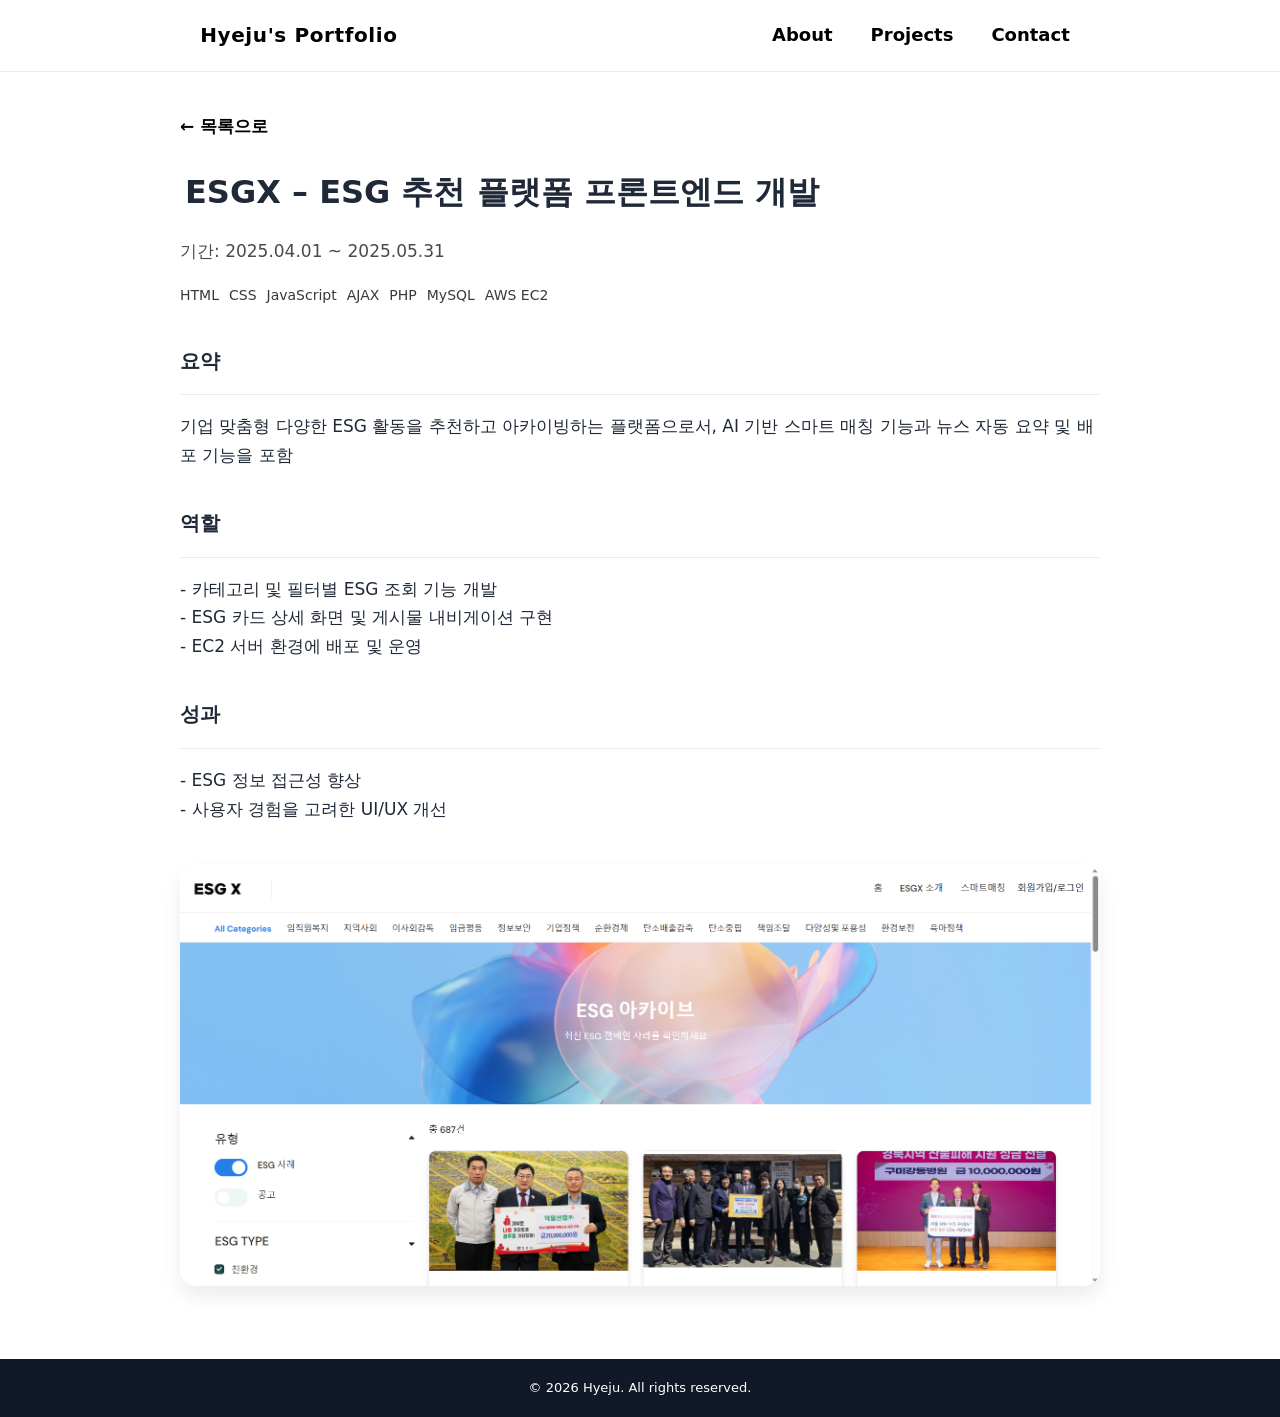
<file: project-6.html>
<!DOCTYPE html>
<html lang="ko">
<head>
  <meta charset="UTF-8">
  <title>ImagePix | Hyeju Portfolio</title>
  <link rel="stylesheet" href="style.css">
</head>
<body>

  <div class="menu">
    <div class="brand"><a href="main.html">Hyeju's Portfolio</a></div>
    <div class="nav">
      <a href="main.html#about">About</a>
      <a href="main.html#projects">Projects</a>
      <a href="main.html#contact">Contact</a>
    </div>
  </div>

  <!-- Content -->
  <main class="container">

    <a href="main.html" class="back-link">← 목록으로</a>

    <h1 class="project-title">ESGX – ESG 추천 플랫폼 프론트엔드 개발</h1>
    <p class="period">기간: 2025.04.01 ~ 2025.05.31</p>

    <div class="tag-area">
      <span class="tag">HTML</span>
      <span class="tag">CSS</span>
      <span class="tag">JavaScript</span>
      <span class="tag">AJAX</span>
      <span class="tag">PHP</span>
      <span class="tag">MySQL</span>
      <span class="tag">AWS EC2</span>
    </div>

    <h2 class="section-title">요약</h2>
    <hr>
    <p>
     기업 맞춤형 다양한 ESG 활동을 추천하고 아카이빙하는 플랫폼으로서, AI 기반 스마트 매칭 기능과 뉴스 자동 요약 및 배포 기능을 포함
    </p>

    <h2 class="section-title">역할</h2>
    <hr>
    <p>
     - 카테고리 및 필터별 ESG 조회 기능 개발<br>
- ESG 카드 상세 화면 및 게시물 내비게이션 구현<br>
- EC2 서버 환경에 배포 및 운영<br>
    </p>

    <h2 class="section-title">성과</h2>
    <hr>
    <p>
      - ESG 정보 접근성 향상<br>
- 사용자 경험을 고려한 UI/UX 개선<br>
    </p>

    <img class="project-image" src="img/esgx_main (1).png" alt="ImagePix 메인 화면">

  </main>

  <div class="footer">
    © 2026 Hyeju. All rights reserved.
  </div>

</body>
</html>
</file>
<file: style.css>
:root{
  --mint: rgb(0, 0, 0);
  --text: #1f2937;
  --subtext: #484a50;
  --line: rgba(0,0,0,0.08);
}

*{ box-sizing: border-box; }

body{
  margin: 0;
  font-family: system-ui, -apple-system, "Noto Sans KR", sans-serif;
  color: var(--text);
  font-size: 17px;
  line-height: 1.7;
}

a{
  color: inherit;
  text-decoration: none;
}

.menu{
  top: 0;
  z-index: 50;
  display: flex;
  background-color: rgba(255,255,255,0.92);
  backdrop-filter: blur(10px);
  border-bottom: 1px solid var(--line);
  color: var(--mint);
  padding: 14px 18px;
  justify-content: space-around;
  align-items: center;
  font-size: 18px;
}

.brand{
  font-size: 20px;
  font-weight: 900;
  letter-spacing: 0.6px;
  color: var(--mint);
}

.nav{
  display: flex;
  gap: 18px;
}

.nav a{
  font-weight: 700;
  color: var(--mint);
  padding: 6px 10px;
  border-radius: 10px;
  transition: background 0.15s ease, transform 0.15s ease;
}

.nav a:hover{
  color: #fdcb6e;
}

.container{
  max-width: 960px;
  margin: 0 auto;
  padding: 40px 20px;
}

.back-link{
  display: inline-block;
  margin-bottom: 20px;
  font-weight: 700;
  color: var(--mint);
}

.bar {
  width: 9%;
  height: 6px;
  background-color: #fdcb6e;
  /*margin: 10px;*/
}

.project-title{
  font-size: 32px;
  font-weight: 900;
  margin: 5px;
}

.period{
  color: var(--subtext);
  margin-bottom: 18px;
}

.section-title{
  font-size: 20px;
  font-weight: 800;
  margin-top: 36px;
}

hr{
  border: none;
  border-top: 1px solid var(--line);
  margin: 12px 0 16px;
}


.tag-area {
  color: #393939;
  display: flex;
  flex-wrap: wrap;

}

.tag {

  display: inline-flex;
  align-items: center;
  font-size: 14px;
  padding-right: 10px;
  gap: 8px;
}

.project-image{
  width: 100%;
  border-radius: 16px;
  margin: 24px 0;
  box-shadow: 0 10px 20px rgba(0,0,0,0.08);
}

.project-content {
  font-size: 24px; !important;
  font-weight: 400; !important;
}

.footer{
  text-align: center;
  padding: 18px;
  font-size: 13px;
  color: #fff;
  background: #111827;
}

.fa-solid.fa-link {
  margin-top: 10px;
}

.click {
  cursor: pointer;
  font-size: 12px;
  background-color: #242424;
  color: white;
  padding: 1.5px 7px;
  border-radius: 0.5em;
  justify-content: center;
  text-align: center;
}

.link-click {
  animation: smooth-blink 1.5s infinite; /* 1.5초 동안 무한 반복 */
}

@keyframes smooth-blink {
  0% { opacity: 1; }   /* 시작: 선명함 */
  50% { opacity: 0; }  /* 중간: 투명함 */
  100% { opacity: 1; } /* 끝: 다시 선명함 */
}
</file>
